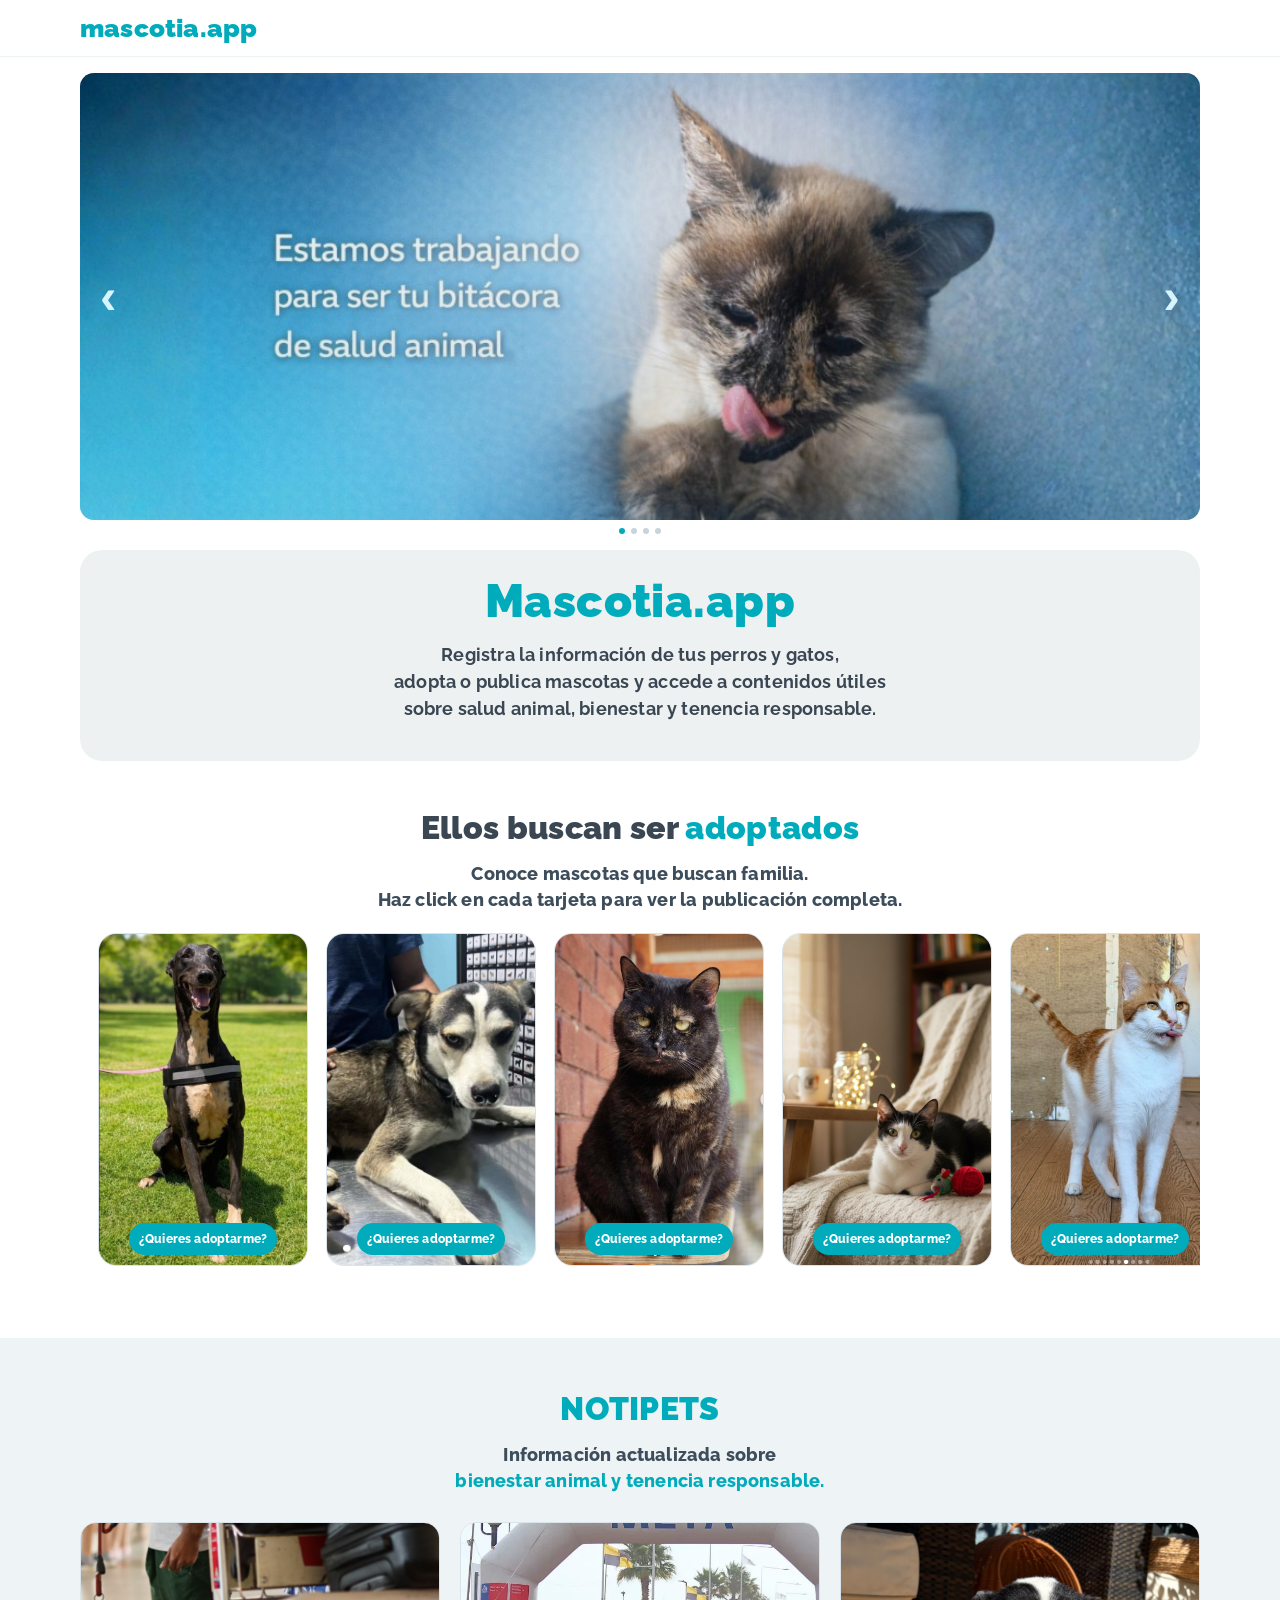
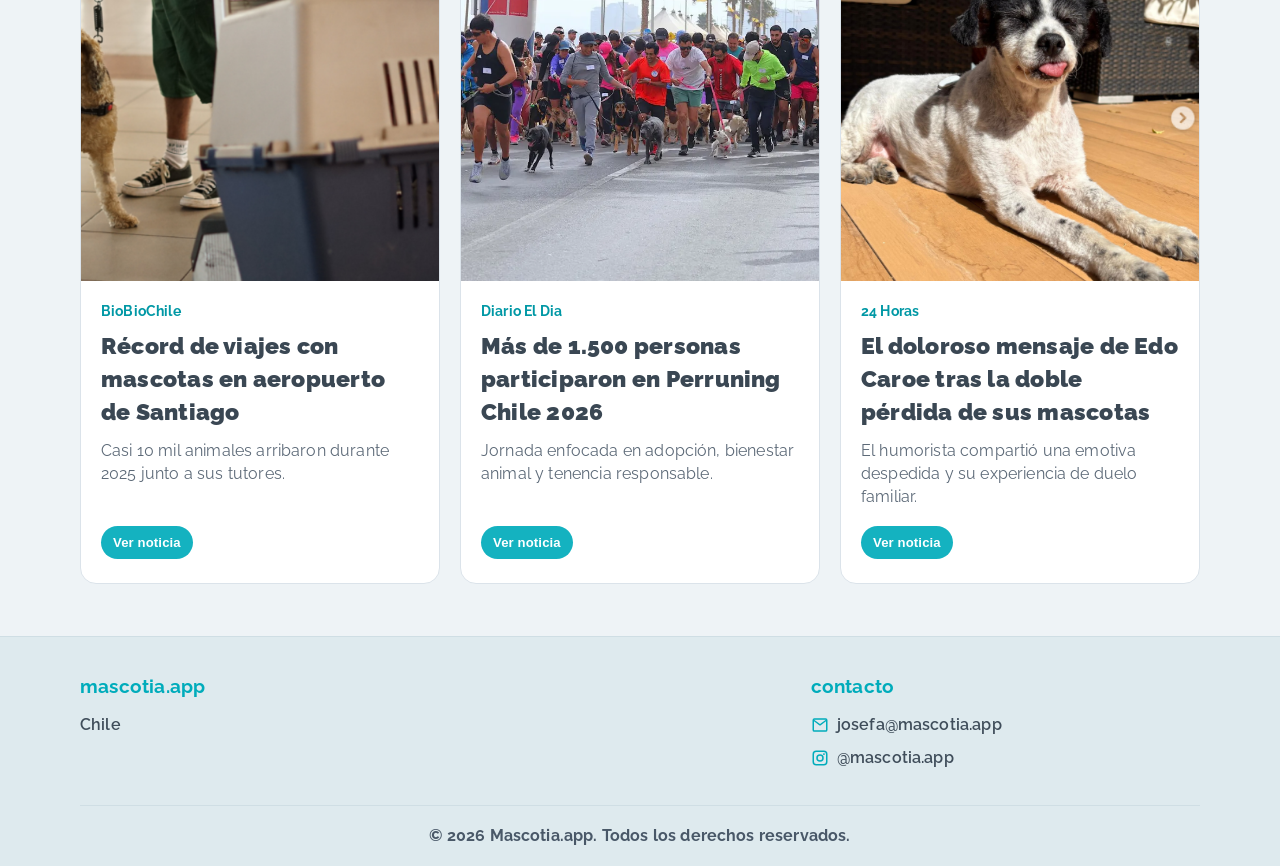
<file: index.html>
<!doctype html>
<html lang="es">
  <head>
    <meta charset="UTF-8" />
    <meta name="viewport" content="width=device-width, initial-scale=1.0" />
    <meta name="csrf-token" content="{{ csrf_token }}" />
    <title>Mascotia.app</title>
    <link rel="icon" type="image/svg+xml" sizes="any" href="/static/assets/favicon-pawprint-light-v5.svg?v=5" />
    <link rel="shortcut icon" type="image/svg+xml" href="/static/assets/favicon-pawprint-light-v5.svg?v=5" />
    <link rel="preconnect" href="https://fonts.googleapis.com" />
    <link rel="preconnect" href="https://fonts.gstatic.com" crossorigin />
    <link
      href="https://fonts.googleapis.com/css2?family=Raleway:wght@400;500;600;700;800;900&display=swap"
      rel="stylesheet"
    />
    <link
      rel="stylesheet"
      href="https://cdnjs.cloudflare.com/ajax/libs/font-awesome/6.5.2/css/all.min.css"
      integrity="sha512-SnH5WK+bZxgPHs44uWix+LLJAJ9/2PkPKZ5QiAj6Ta86w+fsb2TkR4j8x7Y9L9Q0iP+J8R+o9x5G7B2fQ8dTQw=="
      crossorigin="anonymous"
      referrerpolicy="no-referrer"
    />
    <link rel="stylesheet" href="styles.css?v=15" />
  </head>
  <body>
    <div data-global-navbar></div>

    <main>
      <section class="hero-wrap container">
        <div class="hero-banner">
          <div class="hero-slides" data-hero-slides></div>
          <div class="hero-overlay"></div>
          <button class="hero-arrow hero-arrow-prev" type="button" data-hero-prev aria-label="Banner anterior">
            <i class="fa-solid fa-chevron-left"></i>
          </button>
          <button class="hero-arrow hero-arrow-next" type="button" data-hero-next aria-label="Banner siguiente">
            <i class="fa-solid fa-chevron-right"></i>
          </button>
        </div>
        <div class="hero-indicators" data-hero-indicators aria-label="Indicadores de banner"></div>

        <article class="hero-card">
          <h1>Mascotia.app</h1>
          <p>
            Registra la información de tus perros y gatos,<br />
            adopta o publica mascotas y accede a contenidos útiles<br />
            sobre salud animal, bienestar y tenencia responsable.
          </p>
        </article>
      </section>

      <section class="quick-access">
        <div class="container">
          <header class="section-heading">
            <h2 class="quick-access-title">Ellos buscan ser <span>adoptados</span></h2>
            <p>
              Conoce mascotas que buscan familia.<br />
              Haz click en cada tarjeta para ver la publicación completa.
            </p>
          </header>
          <div class="quick-carousel" data-quick-carousel></div>
        </div>
      </section>

      <section class="features news-section">
        <div class="container">
          <header class="section-heading">
            <h2 class="notipets-title">NOTIPETS</h2>
            <p class="notipets-subtitle">
              <span>Información actualizada sobre</span>
              <span>bienestar animal y tenencia responsable.</span>
            </p>
          </header>

          <div class="news-grid-three">
            <article class="news-card">
              <img
                src="/assets/news_1.png"
                alt="Mascota viajando con su tutor"
                class="news-thumb"
                onerror="if(!this.dataset.fallbackTried){this.dataset.fallbackTried='1';this.src='/static/assets/news_1.png';}"
              />
              <div class="news-content">
                <span class="news-meta">BioBioChile</span>
                <h3>Récord de viajes con mascotas en aeropuerto de Santiago</h3>
                <p>
                  Casi 10 mil animales arribaron durante 2025 junto a sus tutores.
                </p>
                <button
                  class="news-go-btn"
                  type="button"
                  data-news-url="https://www.biobiochile.cl/noticias/nacional/region-metropolitana/2026/02/13/record-de-viajes-con-mascotas-en-aereopuesto-de-santiago-casi-10-mil-animales-arribaron-en-2025.shtml"
                >
                  Ver noticia
                </button>
              </div>
            </article>

            <article class="news-card">
              <img
                src="/assets/news_2.webp"
                alt="Personas corriendo con mascotas"
                class="news-thumb"
                onerror="if(!this.dataset.fallbackTried){this.dataset.fallbackTried='1';this.src='/static/assets/news_2.webp';}"
              />
              <div class="news-content">
                <span class="news-meta">Diario El Dia</span>
                <h3>Más de 1.500 personas participaron en Perruning Chile 2026</h3>
                <p>
                  Jornada enfocada en adopción, bienestar animal y tenencia responsable.
                </p>
                <button
                  class="news-go-btn"
                  type="button"
                  data-news-url="https://www.diarioeldia.cl/noticias/2026/02/15/132829-exitosa-convocatoria-mas-de-1500-personas-participaron-con-sus-mascotas-en-perruning-chile-2026"
                >
                  Ver noticia
                </button>
              </div>
            </article>

            <article class="news-card">
              <img
                src="/assets/news_3.png"
                alt="Edo Caroe y sus mascotas"
                class="news-thumb"
                onerror="if(!this.dataset.fallbackTried){this.dataset.fallbackTried='1';this.src='/static/assets/news_3.png';}"
              />
              <div class="news-content">
                <span class="news-meta">24 Horas</span>
                <h3>El doloroso mensaje de Edo Caroe tras la doble pérdida de sus mascotas</h3>
                <p>
                  El humorista compartió una emotiva despedida y su experiencia de duelo familiar.
                </p>
                <button
                  class="news-go-btn"
                  type="button"
                  data-news-url="https://www.24horas.cl/tendencias/espectaculos/las-voy-a-extranar-el-doloroso-mensaje-de-edo-caroe-tras-doble-perdida-familiar"
                >
                  Ver noticia
                </button>
              </div>
            </article>
          </div>
        </div>
      </section>

    </main>

    <div data-global-footer></div>

    <script src="script.js?v=15"></script>
  </body>
</html>
</file>
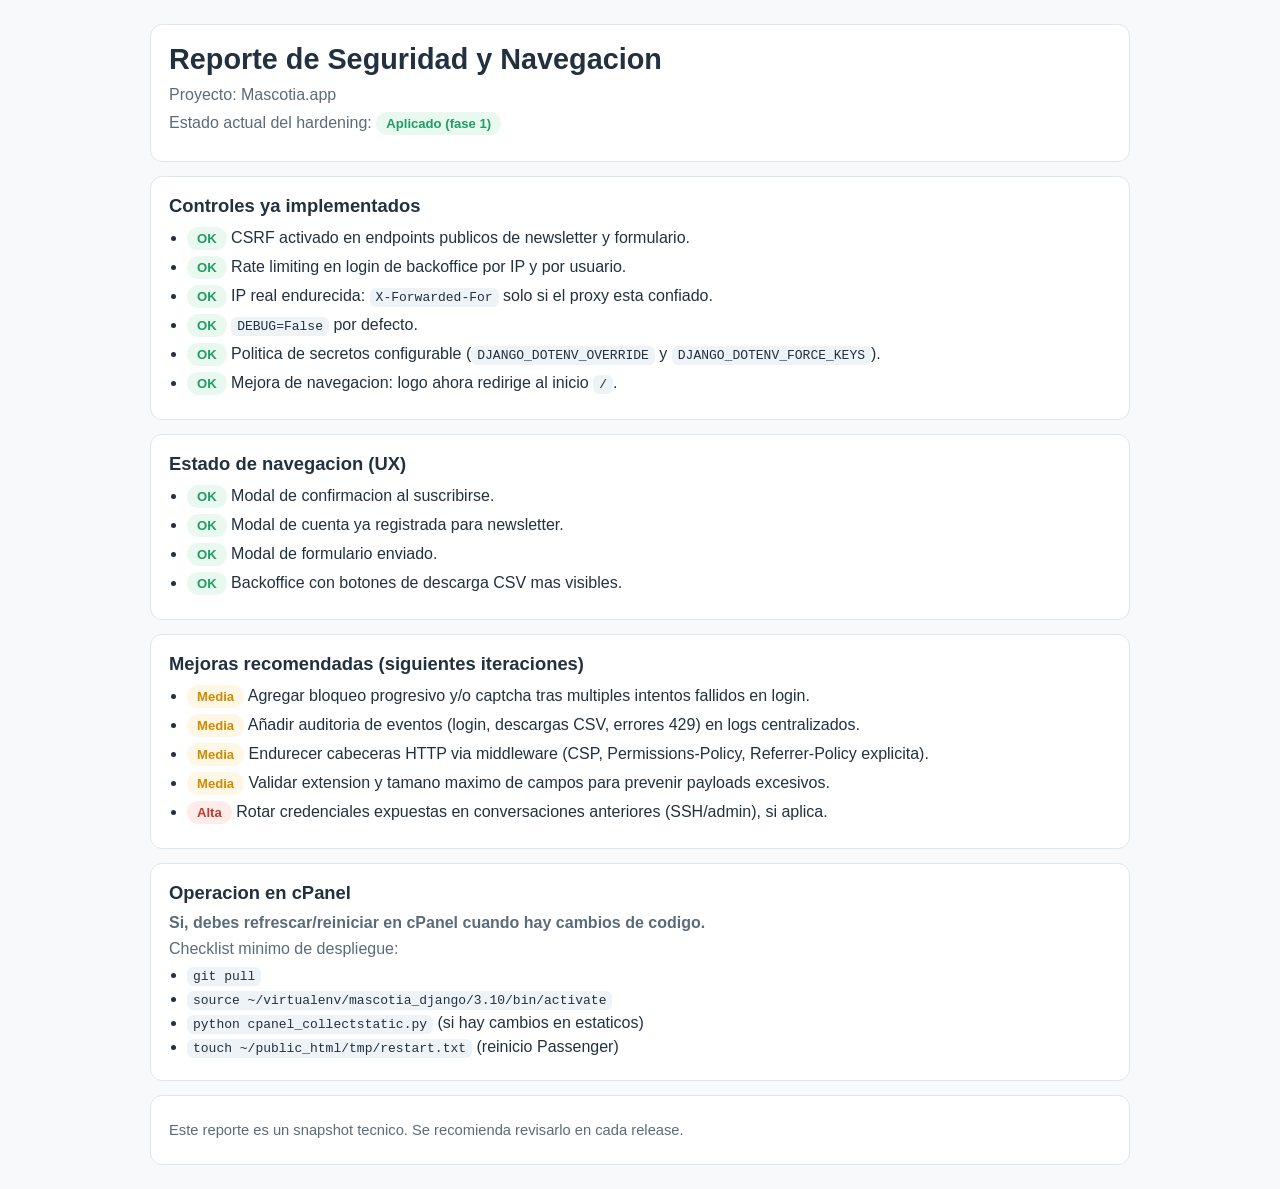
<file: security_report.html>
<!doctype html>
<html lang="es">
  <head>
    <meta charset="UTF-8" />
    <meta name="viewport" content="width=device-width, initial-scale=1.0" />
    <title>Reporte de Seguridad - Mascotia.app</title>
    <style>
      :root {
        --bg: #f7f9fb;
        --card: #ffffff;
        --text: #22313f;
        --muted: #5b6b79;
        --ok: #1f9d62;
        --warn: #d08a00;
        --risk: #c0392b;
        --line: #dfe7ee;
      }
      * {
        box-sizing: border-box;
      }
      body {
        margin: 0;
        font-family: Arial, sans-serif;
        background: var(--bg);
        color: var(--text);
      }
      .container {
        width: min(980px, calc(100% - 32px));
        margin: 24px auto;
      }
      .card {
        background: var(--card);
        border: 1px solid var(--line);
        border-radius: 12px;
        padding: 18px;
        margin-bottom: 14px;
      }
      h1, h2 {
        margin: 0 0 10px;
      }
      h1 {
        font-size: 1.8rem;
      }
      h2 {
        font-size: 1.15rem;
      }
      p {
        margin: 8px 0;
        color: var(--muted);
      }
      ul {
        margin: 8px 0 0 18px;
        padding: 0;
      }
      li {
        margin: 6px 0;
      }
      .badge {
        display: inline-block;
        font-weight: 700;
        border-radius: 999px;
        padding: 4px 10px;
        font-size: 0.82rem;
      }
      .ok { background: #e9f9f0; color: var(--ok); }
      .warn { background: #fff7e5; color: var(--warn); }
      .risk { background: #fdecea; color: var(--risk); }
      code {
        background: #eef3f7;
        padding: 2px 6px;
        border-radius: 6px;
      }
      .footer {
        font-size: 0.92rem;
        color: var(--muted);
      }
    </style>
  </head>
  <body>
    <main class="container">
      <section class="card">
        <h1>Reporte de Seguridad y Navegacion</h1>
        <p>Proyecto: Mascotia.app</p>
        <p>Estado actual del hardening: <span class="badge ok">Aplicado (fase 1)</span></p>
      </section>

      <section class="card">
        <h2>Controles ya implementados</h2>
        <ul>
          <li><span class="badge ok">OK</span> CSRF activado en endpoints publicos de newsletter y formulario.</li>
          <li><span class="badge ok">OK</span> Rate limiting en login de backoffice por IP y por usuario.</li>
          <li><span class="badge ok">OK</span> IP real endurecida: <code>X-Forwarded-For</code> solo si el proxy esta confiado.</li>
          <li><span class="badge ok">OK</span> <code>DEBUG=False</code> por defecto.</li>
          <li><span class="badge ok">OK</span> Politica de secretos configurable (<code>DJANGO_DOTENV_OVERRIDE</code> y <code>DJANGO_DOTENV_FORCE_KEYS</code>).</li>
          <li><span class="badge ok">OK</span> Mejora de navegacion: logo ahora redirige al inicio <code>/</code>.</li>
        </ul>
      </section>

      <section class="card">
        <h2>Estado de navegacion (UX)</h2>
        <ul>
          <li><span class="badge ok">OK</span> Modal de confirmacion al suscribirse.</li>
          <li><span class="badge ok">OK</span> Modal de cuenta ya registrada para newsletter.</li>
          <li><span class="badge ok">OK</span> Modal de formulario enviado.</li>
          <li><span class="badge ok">OK</span> Backoffice con botones de descarga CSV mas visibles.</li>
        </ul>
      </section>

      <section class="card">
        <h2>Mejoras recomendadas (siguientes iteraciones)</h2>
        <ul>
          <li><span class="badge warn">Media</span> Agregar bloqueo progresivo y/o captcha tras multiples intentos fallidos en login.</li>
          <li><span class="badge warn">Media</span> Añadir auditoria de eventos (login, descargas CSV, errores 429) en logs centralizados.</li>
          <li><span class="badge warn">Media</span> Endurecer cabeceras HTTP via middleware (CSP, Permissions-Policy, Referrer-Policy explicita).</li>
          <li><span class="badge warn">Media</span> Validar extension y tamano maximo de campos para prevenir payloads excesivos.</li>
          <li><span class="badge risk">Alta</span> Rotar credenciales expuestas en conversaciones anteriores (SSH/admin), si aplica.</li>
        </ul>
      </section>

      <section class="card">
        <h2>Operacion en cPanel</h2>
        <p><strong>Si, debes refrescar/reiniciar en cPanel cuando hay cambios de codigo.</strong></p>
        <p>Checklist minimo de despliegue:</p>
        <ul>
          <li><code>git pull</code></li>
          <li><code>source ~/virtualenv/mascotia_django/3.10/bin/activate</code></li>
          <li><code>python cpanel_collectstatic.py</code> (si hay cambios en estaticos)</li>
          <li><code>touch ~/public_html/tmp/restart.txt</code> (reinicio Passenger)</li>
        </ul>
      </section>

      <section class="card footer">
        <p>Este reporte es un snapshot tecnico. Se recomienda revisarlo en cada release.</p>
      </section>
    </main>
  </body>
</html>
</file>
<file: styles.css>
:root {
  --turquoise-500: #00acbb;
  --turquoise-600: #0098a5;
  --gray-900: #3a4753;
  --gray-700: #5d6a78;
  --gray-200: #dbe3ea;
  --gray-100: #f4f5f6;
  --gray-50: #fdfdfd;
  --footer: #deeaee;
  --brand: var(--turquoise-500);
  --brand-dark: var(--turquoise-600);
  --text: var(--gray-900);
  --muted: var(--gray-700);
  --bg-soft: var(--gray-100);
  --card-border: var(--gray-200);
  --line-height-text: 1.45;
  --heading-line-height: var(--line-height-text);
  --body-line-height: var(--line-height-text);
  --text-letter-spacing: 0.01em;
}

* {
  box-sizing: border-box;
}

html,
body {
  margin: 0;
  padding: 0;
  font-family: "Raleway", Arial, sans-serif;
  color: var(--text);
  background: #fff;
  line-height: var(--body-line-height);
  letter-spacing: var(--text-letter-spacing);
}

h1,
h2,
h3,
h4,
h5,
h6 {
  line-height: var(--heading-line-height);
  letter-spacing: var(--text-letter-spacing);
}

p,
button,
input,
textarea,
select,
label,
small {
  line-height: var(--body-line-height);
  letter-spacing: var(--text-letter-spacing);
}

body.modal-open {
  overflow: hidden;
}

a {
  color: inherit;
  text-decoration: none;
}

.container {
  width: min(1120px, calc(100% - 40px));
  margin-inline: auto;
}

.topbar {
  background: #fff;
  border-bottom: 1px solid #edf2f4;
}

.topbar-inner {
  min-height: 56px;
  display: flex;
  align-items: center;
  justify-content: space-between;
}

.logo {
  font-size: 1.65rem;
  font-weight: 900;
  color: var(--brand);
  letter-spacing: 0.2px;
  line-height: var(--body-line-height);
}

.auth-buttons {
  display: flex;
  gap: 12px;
}

.topbar .auth-buttons {
  display: none !important;
}

.btn {
  border: none;
  border-radius: 999px;
  padding: 12px 22px;
  font-size: 0.96rem;
  font-weight: 800;
  display: inline-flex;
  align-items: center;
  justify-content: center;
  gap: 8px;
  cursor: pointer;
  transition: all 0.2s ease;
}

.btn-fill {
  background: var(--brand);
  color: #fff;
}

.btn-fill:hover {
  background: var(--brand-dark);
}

.btn-outline {
  border: 2px solid var(--brand);
  background: #fff;
  color: var(--brand);
}

.btn-outline:hover {
  background: #ebf9fb;
}

.hero-wrap {
  margin-top: 16px;
}

.hero-banner {
  border-radius: 14px;
  width: 100%;
  aspect-ratio: 1024 / 409;
  height: auto;
  min-height: 0;
  position: relative;
  overflow: hidden;
  background: #dfe8ec;
}

.hero-slides {
  position: absolute;
  inset: 0;
  overflow: hidden;
}

.hero-track {
  height: 100%;
  display: flex;
  will-change: transform;
}

.hero-slide {
  min-width: 100%;
  height: 100%;
  margin: 0;
}

.hero-slide img {
  width: 100%;
  height: 100%;
  object-fit: cover;
  object-position: center center;
  display: block;
}

.hero-overlay {
  position: absolute;
  inset: 0;
  pointer-events: none;
  background: linear-gradient(to top, rgba(43, 56, 68, 0.12), rgba(43, 56, 68, 0.05));
}

.hero-arrow {
  position: absolute;
  top: 50%;
  transform: translateY(-50%);
  width: auto !important;
  height: auto !important;
  padding: 0 8px;
  border: 0 !important;
  border-radius: 0 !important;
  background: transparent !important;
  color: var(--brand);
  display: grid;
  place-items: center;
  cursor: pointer;
  z-index: 3;
  box-shadow: none !important;
}

.hero-arrow i {
  display: none;
}

.hero-arrow::before {
  display: flex;
  align-items: center;
  justify-content: center;
  width: 100%;
  height: 100%;
  text-align: center;
  font-size: 3.1rem;
  font-weight: 700;
  line-height: var(--body-line-height);
  color: var(--brand);
}

.hero-arrow-prev::before {
  content: "‹";
  color: #d7f3fb;
}

.hero-arrow-next::before {
  content: "›";
  color: #d7f3fb;
}

.hero-arrow-prev:hover::before {
  color: #c7eaf5;
}

.hero-arrow-next:hover::before {
  color: #c7eaf5;
}

.hero-arrow:hover {
  color: var(--brand-dark);
  transform: translateY(-50%);
}

.hero-arrow:focus,
.hero-arrow:focus-visible {
  outline: none;
}

.hero-arrow-prev {
  left: 12px;
}

.hero-arrow-next {
  right: 12px;
}

.hero-card {
  margin: 16px auto 0;
  max-width: 100%;
  border-radius: 22px;
  background: #eef1f2;
  text-align: center;
  padding: 18px 20px 22px;
}

.hero-indicators {
  display: flex;
  justify-content: center;
  gap: 6px;
  margin-top: 8px;
  padding: 0;
}

.hero-indicator-dot {
  width: 6px;
  height: 6px;
  border-radius: 50%;
  border: none;
  background: #c6d4de;
  cursor: pointer;
  padding: 0;
}

.hero-indicator-dot.is-active {
  background: var(--brand);
}

.hero-card h1 {
  margin: 0;
  color: var(--brand);
  font-size: 2.85rem;
  line-height: var(--body-line-height);
  font-weight: 900;
}

.hero-card p {
  margin: 8px 0 16px;
  font-size: 1.15rem;
  font-weight: 700;
  text-align: center;
  max-width: 760px;
  margin-inline: auto;
}

.features {
  margin-top: 28px;
  background: var(--bg-soft);
  padding: 48px 0 52px;
}

.news-section {
  background: #eef3f6;
}

.section-heading {
  text-align: center;
  max-width: 840px;
  margin: 0 auto;
}

.section-heading h2 {
  font-size: 32px;
  margin: 0;
  font-weight: 900;
  line-height: var(--body-line-height);
}

.section-heading h2 span {
  color: var(--brand);
}

.section-heading p {
  margin: 10px auto 0;
  font-size: 1.12rem;
  color: #3d4d5b;
  max-width: 790px;
}

.quick-access-title {
  color: var(--text);
}

.quick-access-title span {
  color: var(--brand);
}

.notipets-title {
  color: var(--brand);
}

.notipets-subtitle {
  font-weight: 800;
  line-height: var(--body-line-height);
}

.notipets-subtitle span {
  display: block;
}

.notipets-subtitle span:last-child {
  color: var(--brand);
}

.news-grid-three {
  margin-top: 28px;
  display: grid;
  grid-template-columns: repeat(3, minmax(0, 1fr));
  gap: 20px;
}

.news-card {
  background: #fff;
  border: 1px solid var(--card-border);
  border-radius: 16px;
  overflow: hidden;
  position: relative;
  display: flex;
  flex-direction: column;
  cursor: pointer;
  transition: transform 0.18s ease, box-shadow 0.18s ease;
}

.news-card:hover {
  box-shadow: 0 8px 18px rgba(58, 71, 83, 0.12);
}

.news-card:focus-visible {
  outline: 3px solid #b4edf2;
  outline-offset: 2px;
}

.news-thumb {
  width: 100%;
  aspect-ratio: 1 / 1;
  height: auto;
  object-fit: cover;
  display: block;
}

.news-go-btn {
  position: static;
  display: inline-flex;
  align-items: center;
  justify-content: center;
  border: none;
  background: rgba(0, 172, 187, 0.92);
  color: #fff;
  font-weight: 800;
  font-size: 0.82rem;
  border-radius: 999px;
  padding: 7px 12px;
  cursor: pointer;
  margin-top: auto;
  align-self: flex-start;
}

.adopcion-highlight {
  color: var(--brand);
}

.news-content {
  padding: 20px 20px 24px;
  display: flex;
  flex-direction: column;
  min-height: 260px;
  flex: 1;
}

.news-meta {
  display: inline-block;
  margin-bottom: 8px;
  font-size: 0.88rem;
  font-weight: 700;
  color: var(--brand-dark);
}

.news-content h3 {
  margin: 0 0 10px;
  font-size: 1.42rem;
  line-height: var(--body-line-height);
  font-weight: 900;
}

.news-content p {
  margin: 0 0 18px;
  color: var(--muted);
  line-height: var(--body-line-height);
}

.quick-access {
  background: #fff;
  padding: 44px 0;
}

.quick-access .section-heading p {
  font-weight: 800;
}

.quick-carousel {
  margin-top: 20px;
  overflow: hidden;
  padding-inline: 18px;
}

.quick-carousel-track {
  --scroll-distance: 0px;
  display: flex;
  gap: 18px;
  width: max-content;
  will-change: transform;
  animation: quick-carousel-scroll 42s linear infinite;
}

.quick-carousel-set {
  display: flex;
  gap: 18px;
  flex: 0 0 auto;
}

@keyframes quick-carousel-scroll {
  from {
    transform: translateX(0);
  }
  to {
    transform: translateX(calc(-1 * var(--scroll-distance)));
  }
}

.quick-carousel-card {
  border-radius: 18px;
  overflow: hidden;
  min-height: 300px;
  width: 210px;
  flex: 0 0 210px;
  border: 1px solid var(--card-border);
  background: #fff;
  position: relative;
}

.quick-carousel-card::after {
  content: "";
  position: absolute;
  inset: 0;
  background: rgba(0, 172, 187, 0.1);
  z-index: 1;
  pointer-events: none;
}

.quick-carousel-link {
  display: block;
  width: 100%;
  height: 100%;
  position: relative;
  z-index: 2;
}

.quick-carousel-cta {
  position: absolute;
  bottom: 10px;
  left: 50%;
  transform: translateX(-50%);
  z-index: 2;
  background: var(--brand);
  color: #fff;
  font-weight: 800;
  font-size: 0.78rem;
  line-height: var(--body-line-height);
  white-space: nowrap;
  padding: 7px 10px;
  border-radius: 999px;
}

.quick-carousel-card img {
  width: 100%;
  height: 100%;
  min-height: 300px;
  object-fit: cover;
  display: block;
}

.site-footer {
  background: var(--footer);
  border-top: 1px solid #cfdee4;
}

.footer-main {
  display: grid;
  gap: 30px;
  grid-template-columns: 1.8fr 1fr;
  padding: 36px 0;
}

.footer-col h4,
.footer-col h5 {
  margin: 0 0 12px;
  color: var(--brand);
  font-size: 1.2rem;
  line-height: var(--body-line-height);
}

.footer-contact-lines {
  display: flex;
  flex-direction: column;
  gap: 10px;
}

.footer-col p,
.footer-col a {
  display: block;
  margin: 0;
  color: #3f4d5a;
  font-weight: 600;
  line-height: var(--body-line-height);
}

.footer-col a:hover {
  color: var(--brand-dark);
}

.footer-contact-link {
  display: inline-flex !important;
  align-items: center;
  gap: 8px;
}

.footer-contact-link i {
  color: var(--brand);
  font-size: 1.05rem;
}

.footer-icon {
  width: 18px;
  height: 18px;
  color: var(--brand);
  flex: 0 0 auto;
}

.footer-bottom {
  border-top: 1px solid #cfdee4;
  padding: 18px 0;
  display: flex;
  align-items: center;
  justify-content: center;
  gap: 16px;
  font-weight: 700;
  font-size: inherit;
  line-height: var(--body-line-height);
  color: #495868;
  text-align: center;
}

.socials {
  display: flex;
  gap: 8px;
}

.socials a {
  width: 36px;
  height: 36px;
  border-radius: 50%;
  display: grid;
  place-items: center;
  color: var(--brand-dark);
  background: #d7e1e7;
}

.socials a:hover {
  background: #cad8e0;
}

.news-modal[hidden] {
  display: none;
}

.news-modal {
  position: fixed;
  inset: 0;
  z-index: 1600;
  display: grid;
  place-items: center;
  padding: 20px;
}

.news-modal__backdrop {
  position: absolute;
  inset: 0;
  background: rgba(43, 56, 68, 0.55);
}

.news-modal__dialog {
  position: relative;
  width: min(540px, 100%);
  border-radius: 18px;
  background: #fff;
  padding: 24px;
  box-shadow: 0 20px 45px rgba(43, 56, 68, 0.2);
  text-align: center;
}

.news-modal__dialog h3 {
  margin: 0 0 16px;
  color: var(--text);
  font-size: 1.35rem;
  line-height: var(--body-line-height);
}

.news-modal__actions {
  display: flex;
  gap: 10px;
  justify-content: center;
  flex-wrap: wrap;
}

@media (max-width: 1024px) {
  .news-grid-three {
    grid-template-columns: repeat(3, minmax(0, 1fr));
  }

  .news-thumb {
    aspect-ratio: 1 / 1;
    height: auto;
  }

  .news-content h3 {
    font-size: 1.12rem;
    line-height: var(--body-line-height);
  }

  .news-content p {
    font-size: 0.95rem;
    line-height: var(--body-line-height);
  }

  .footer-main {
    grid-template-columns: repeat(2, 1fr);
  }
}

@media (max-width: 760px) {
  .logo {
    font-size: 1.42rem;
  }

  .topbar-inner {
    flex-direction: column;
    justify-content: center;
    gap: 10px;
    padding: 10px 0;
  }

  .hero-banner {
    width: 100%;
    aspect-ratio: 1024 / 409;
    height: auto;
    min-height: 0;
  }

  .hero-arrow {
    width: 40px;
    height: 40px;
  }

  .hero-card h1 {
    font-size: 2.1rem;
  }

  .hero-card p {
    font-size: 1rem;
  }

  .news-grid-three,
  .footer-main {
    grid-template-columns: 1fr;
  }

  .footer-bottom {
    flex-direction: column;
    text-align: center;
  }

  .quick-carousel-card,
  .quick-carousel-card img {
    min-height: 220px;
  }

  .quick-carousel-card {
    width: 170px;
    flex-basis: 170px;
  }

}
</file>
